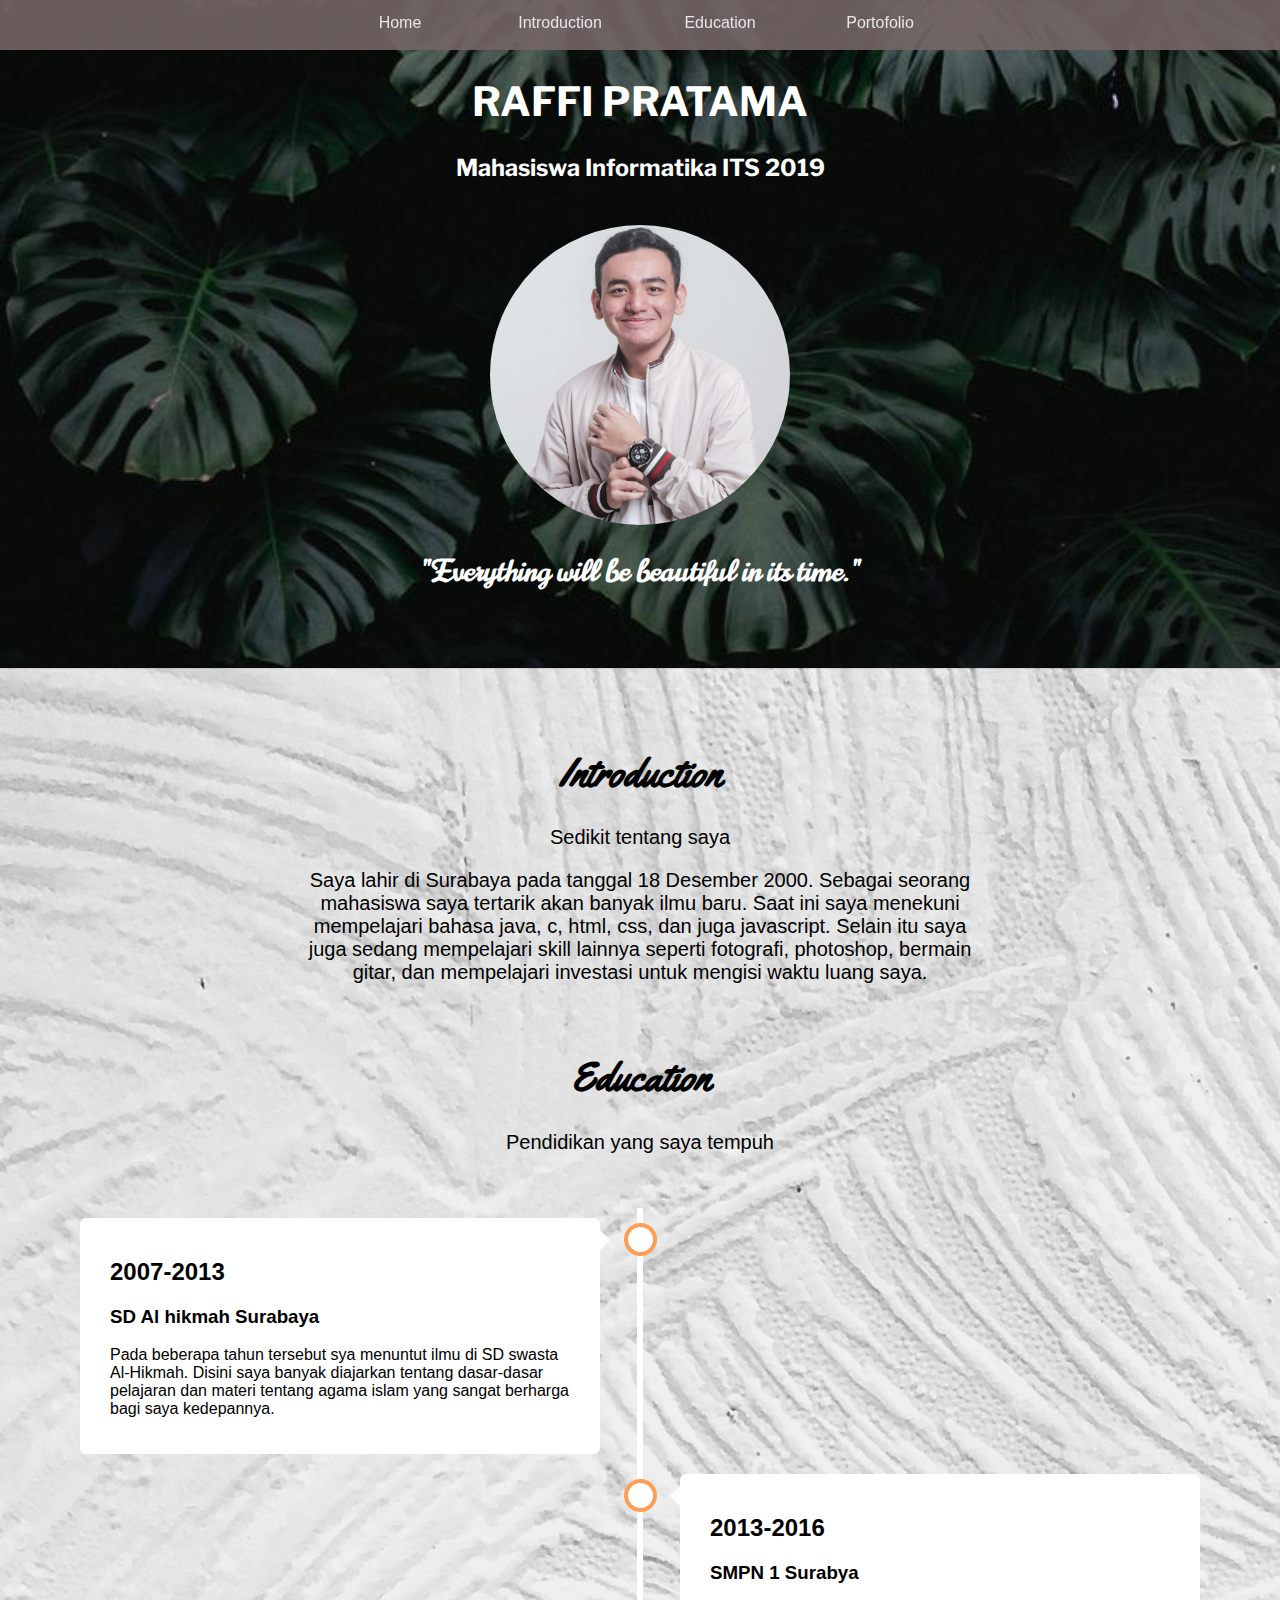
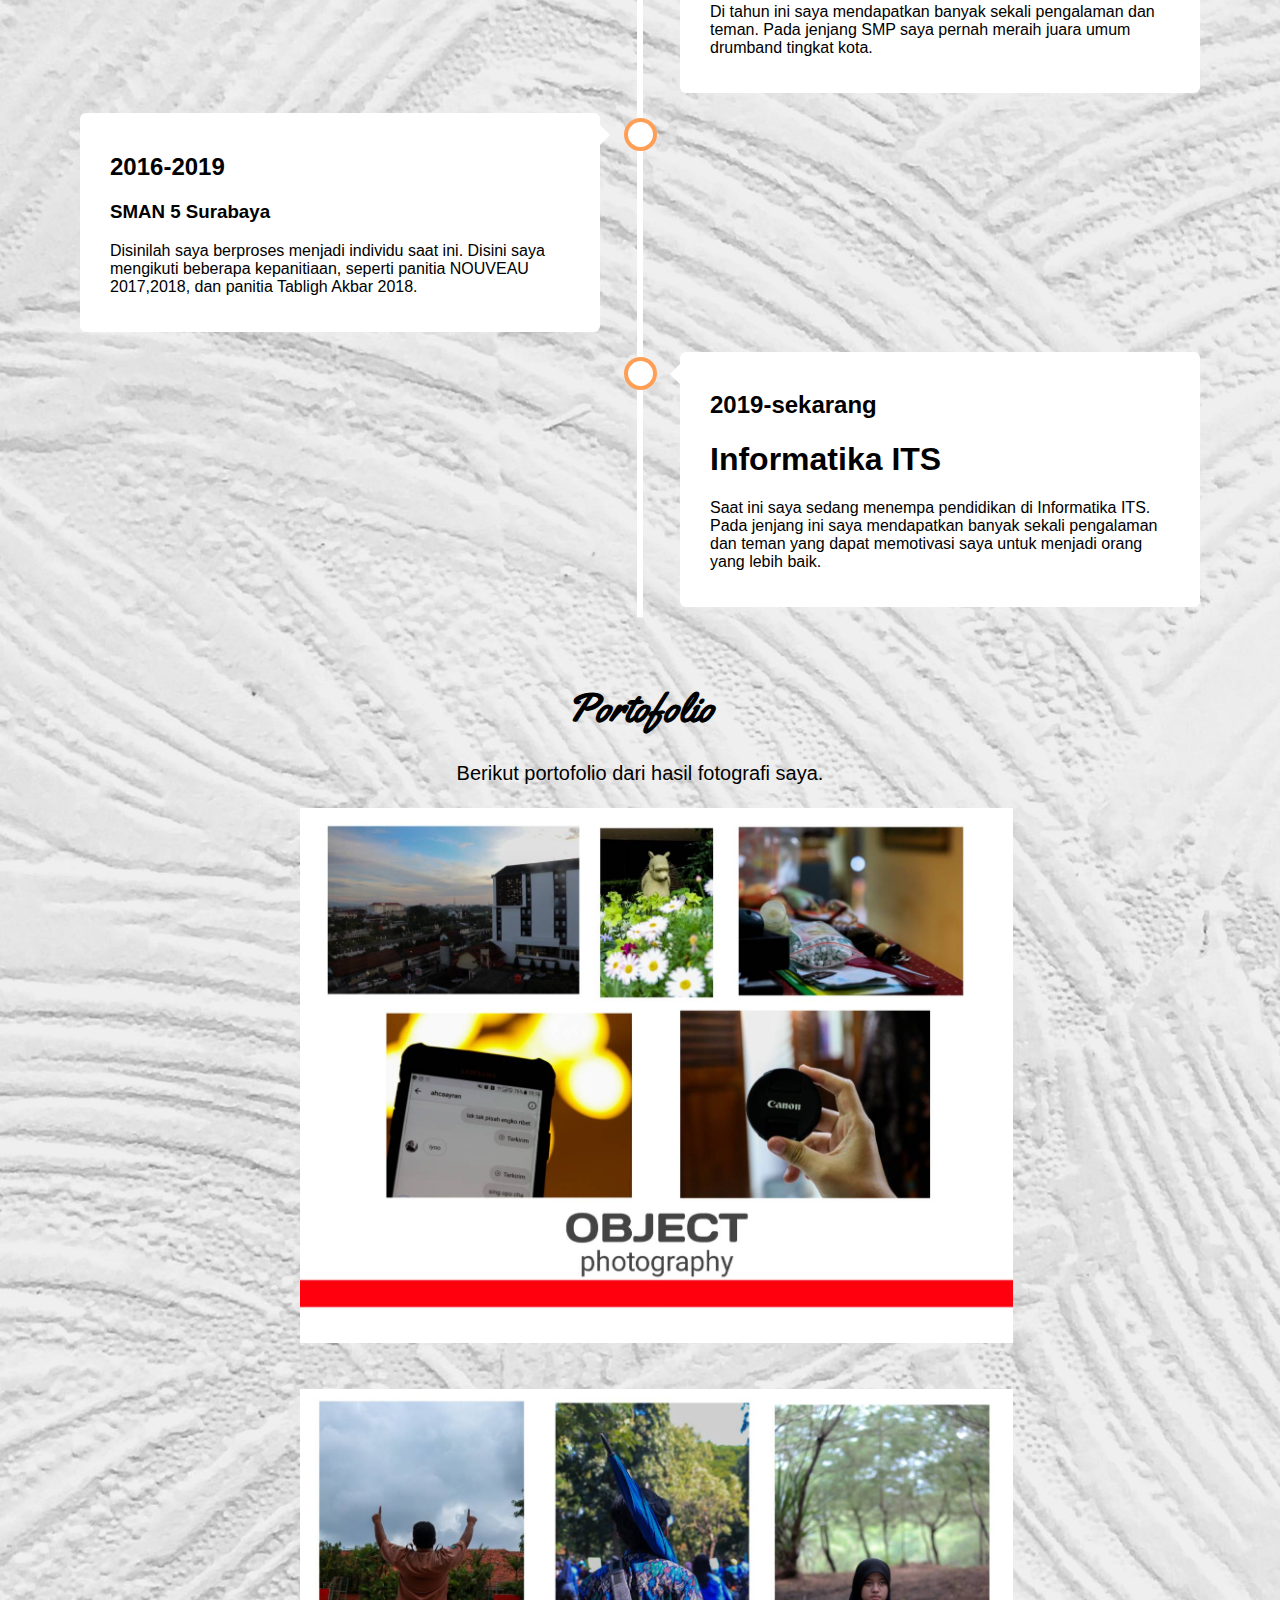
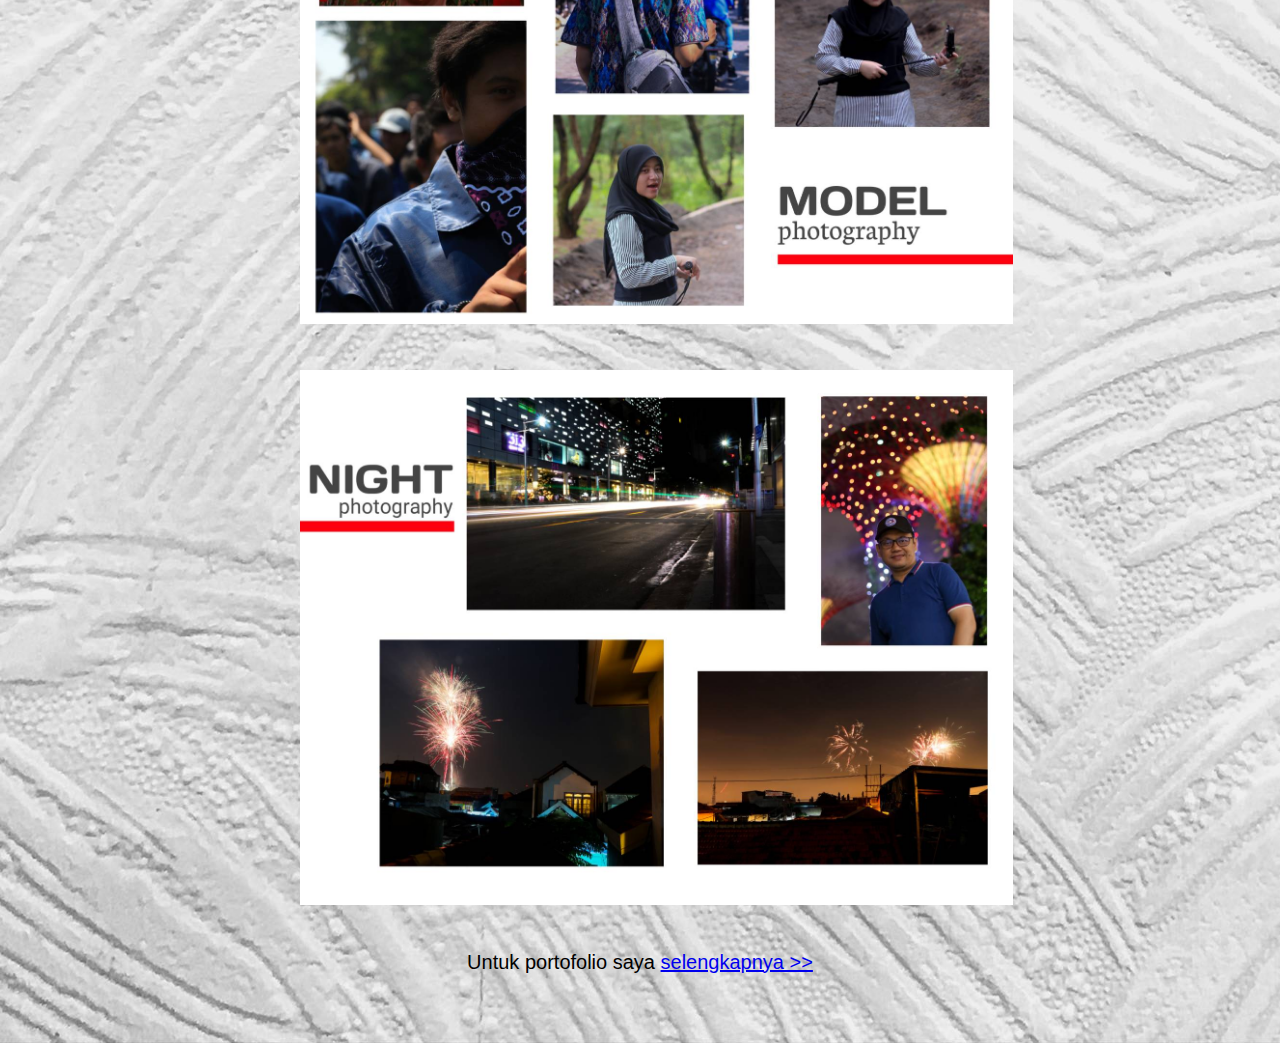
<file: index.html>
<!DOCTYPE html>
<html lang="en">

<head>
  <meta charset="UTF-8">
  <meta name="viewport" content="width=device-width, initial-scale=1.0">
  <title>CV Raffi</title>
  <link rel="stylesheet" href="cv.css">
  <link href='https://fonts.googleapis.com/css?family=Libre Franklin' rel='stylesheet'>
  <link href='https://fonts.googleapis.com/css?family=Norican' rel='stylesheet'>
  <link href='https://fonts.googleapis.com/css?family=Yellowtail' rel='stylesheet'>
</head>

<body>

  
  <div class="header">
    <div class="header-middle">
      <div id="nav">
      <a href="#aa"> Home </a>
      <a href="#bb"> Introduction </a>
      <a href="#cc"> Education </a>
      <a href="#dd"> Portofolio </a>
      </div>
    </div>
  </div>


  <div id="aa"></div>
  <div class="profile">
    <div class="kontener">
      <div class="profilenama">
        <span>
          <div class="judulnama">
            <h1>RAFFI PRATAMA</h1>
          </div>
        </span>
        <h3>Mahasiswa Informatika ITS 2019</h3>
      </div>
      <div class="fotoprofil">
        <img src="fotokotak.jpg" class="center">
      </div>
      <div class="quote">
        <h2>"Everything will be beautiful in its time."</h2>
      </div>
    </div>

  </div>
  <div id="bb"></div>
  <div class="intro">
    
    <div class="judulintro">
      <div class="contain">
        
          <h1>
          Introduction
        </h1>
      </div>
      
      Sedikit tentang saya
      <br>
      <p> Saya lahir di Surabaya pada tanggal 18 Desember 2000. Sebagai seorang mahasiswa saya tertarik akan banyak ilmu baru. Saat ini saya
      menekuni mempelajari bahasa java, c, html, css, dan juga javascript. Selain itu saya juga sedang mempelajari skill lainnya seperti fotografi,
       photoshop, bermain gitar, dan mempelajari investasi untuk mengisi waktu luang saya.
    </p>
    
      </div>
      <br>
      <div id="cc"></div>
      <div class="judulintro">
        <div class="contain">
          
            <h1>
        Education
      </h1>
          
          
        </div>
        
        Pendidikan yang saya tempuh
      </div>
      <br>
      <br>
      <br>
    <div class="timeline">
      <div class="container left">
        <div class="content">
          <h2>2007-2013</h2>
          <h3>SD Al hikmah Surabaya</h3>
          <p>Pada beberapa tahun tersebut sya menuntut ilmu di SD swasta Al-Hikmah. Disini saya banyak diajarkan tentang dasar-dasar pelajaran dan materi tentang agama islam yang sangat berharga bagi saya kedepannya.</p>
        </div>
      </div>
      <div class="container right">
        <div class="content">
          <h2>2013-2016</h2>
          <h3>SMPN 1 Surabya</h3>
          <p>Di tahun ini saya mendapatkan banyak sekali pengalaman dan teman. Pada jenjang SMP saya pernah meraih juara umum drumband tingkat kota.</p>
        </div>
      </div>
      <div class="container left">
        <div class="content">
          <h2>2016-2019</h2>
          <h3>SMAN 5 Surabaya</h3>
          <p>Disinilah saya berproses menjadi individu saat ini. Disini saya mengikuti beberapa kepanitiaan, seperti panitia NOUVEAU 2017,2018, dan panitia Tabligh Akbar 2018.</p>
        </div>
      </div>
      <div class="container right">
        <div class="content">
          <h2>2019-sekarang</h2>
          <h1>Informatika ITS</h1>
          <p>Saat ini saya sedang menempa pendidikan di Informatika ITS. Pada jenjang ini saya mendapatkan banyak sekali pengalaman dan teman yang dapat memotivasi saya untuk menjadi orang yang lebih baik.</p>
        </div>
      </div>
    </div>
    <br>
    <br>
    <div id="dd"></div>
  <div class="judulintro">
    <div class="contain">
      
        <h1>
    Portofolio
  </h1>
      
       
    </div>
 
    Berikut portofolio dari hasil fotografi saya.
    <br>
    <br>
  <img src="porto1.jpg" class="tengah">
  <br>
  <br>
  <img src="porto2.jpg" class="tengah">
  <br>
  <br>
  <img src="porto3.jpg" class="tengah">
  <br>
  <br>
  <div id="nav2">
     Untuk portofolio saya <a href="http://instagram.com/pratama.gallery?igshid=1wruu5na08of0" target="_blank">selengkapnya >></a>
  </div>
  <br>
  <br>
  <br>
  </div>
  </div>






</body>

</html>
</file>
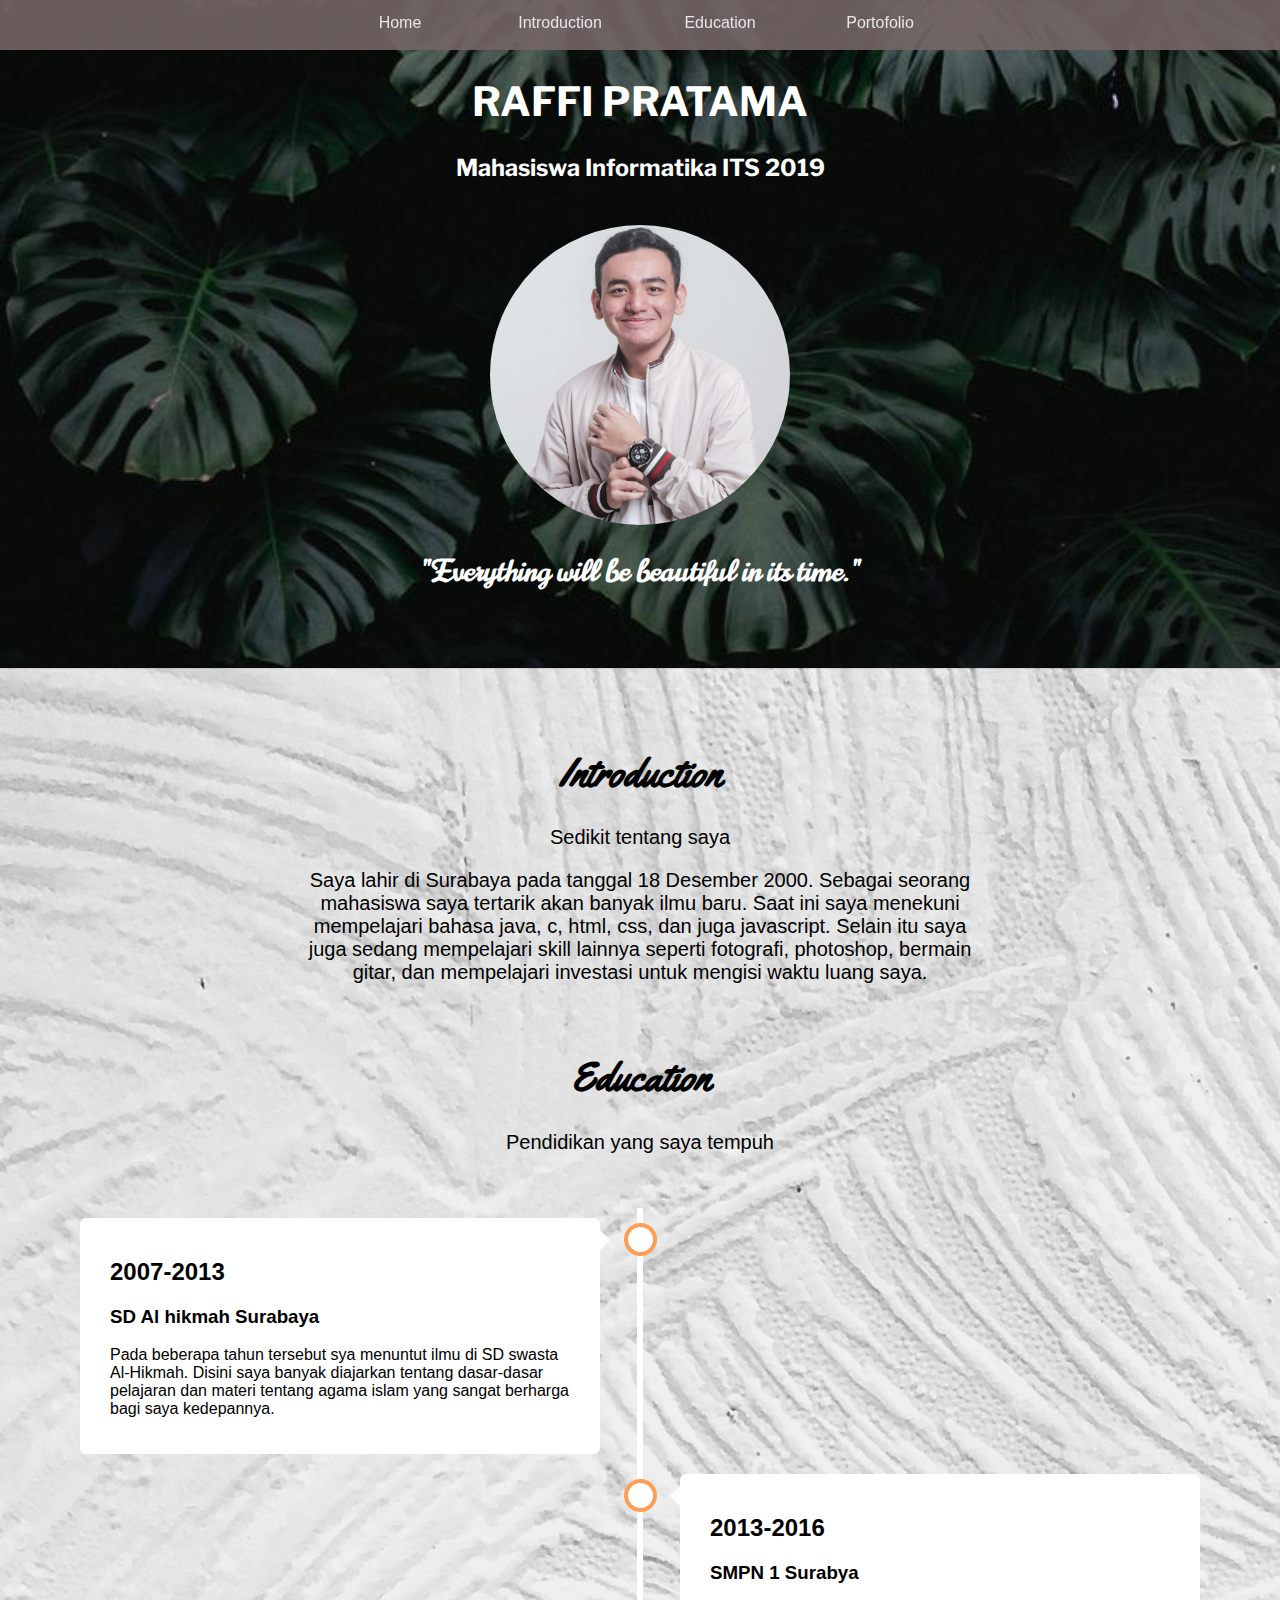
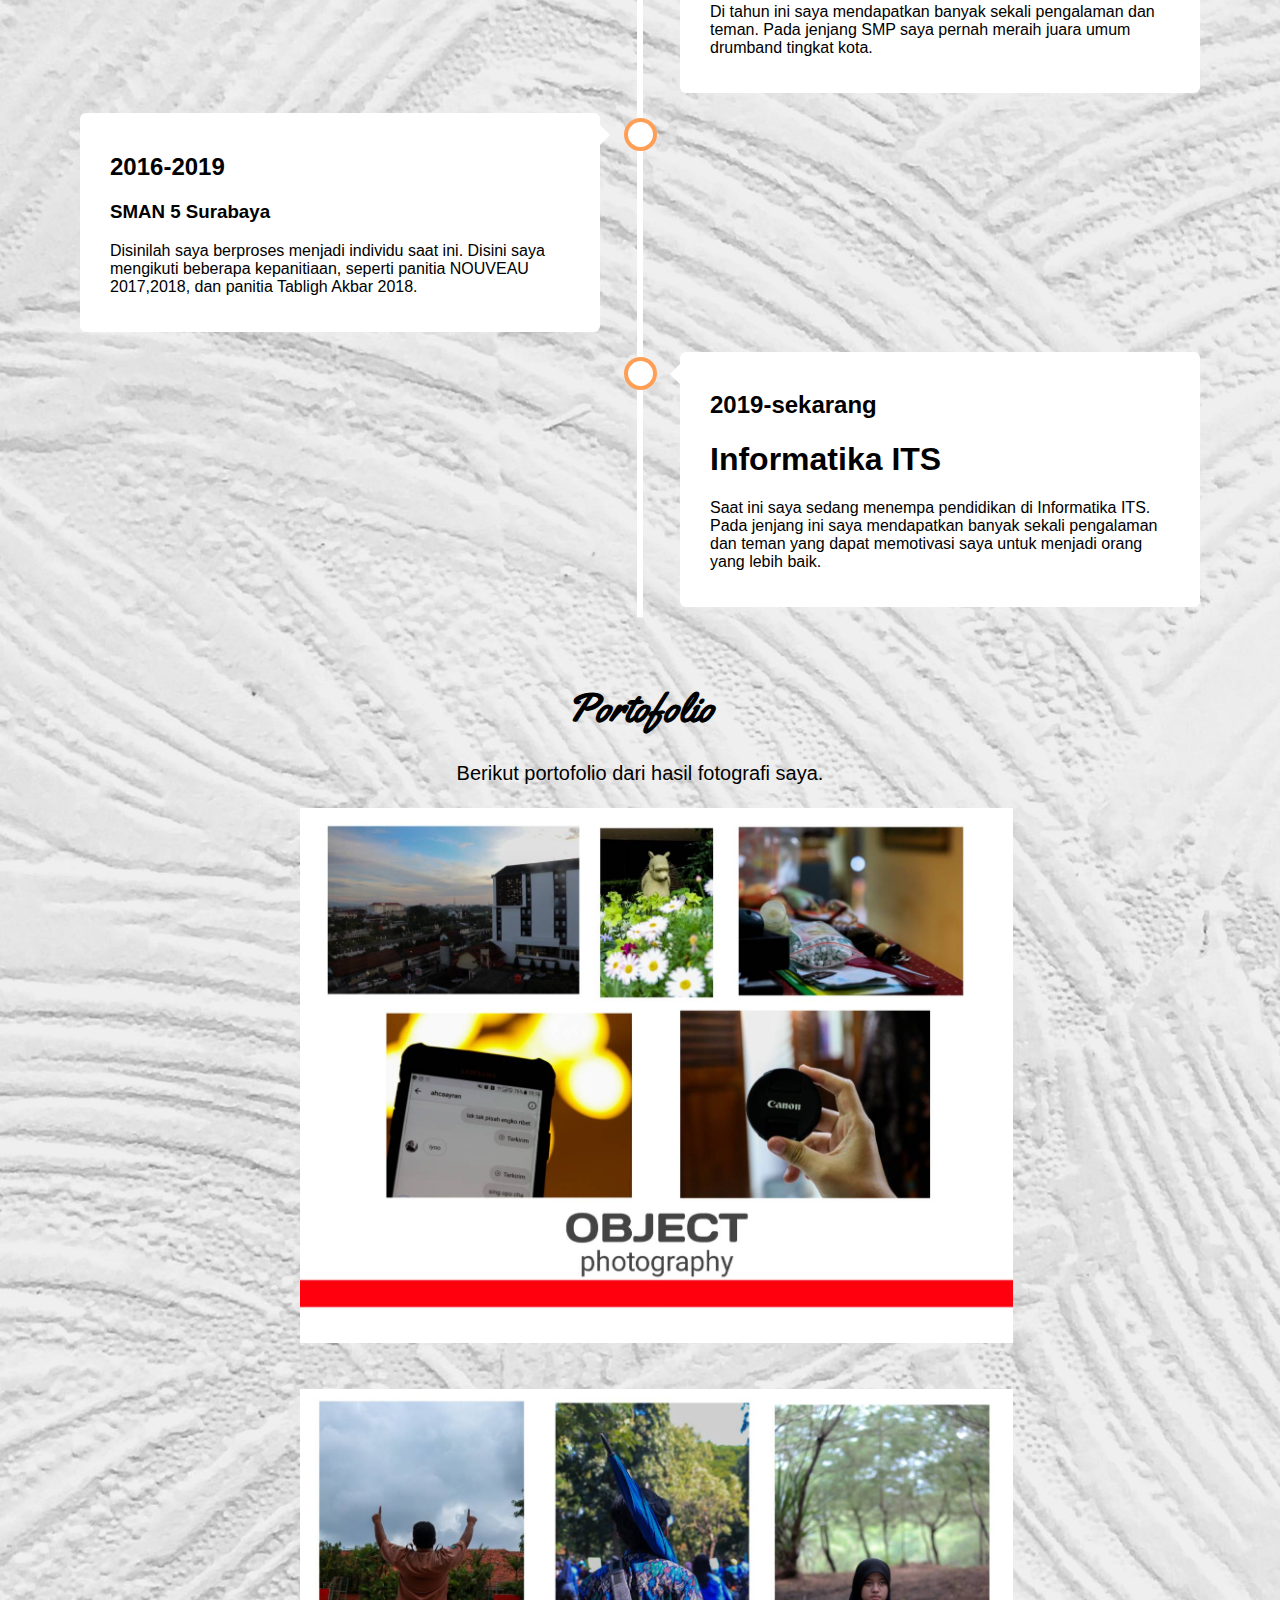
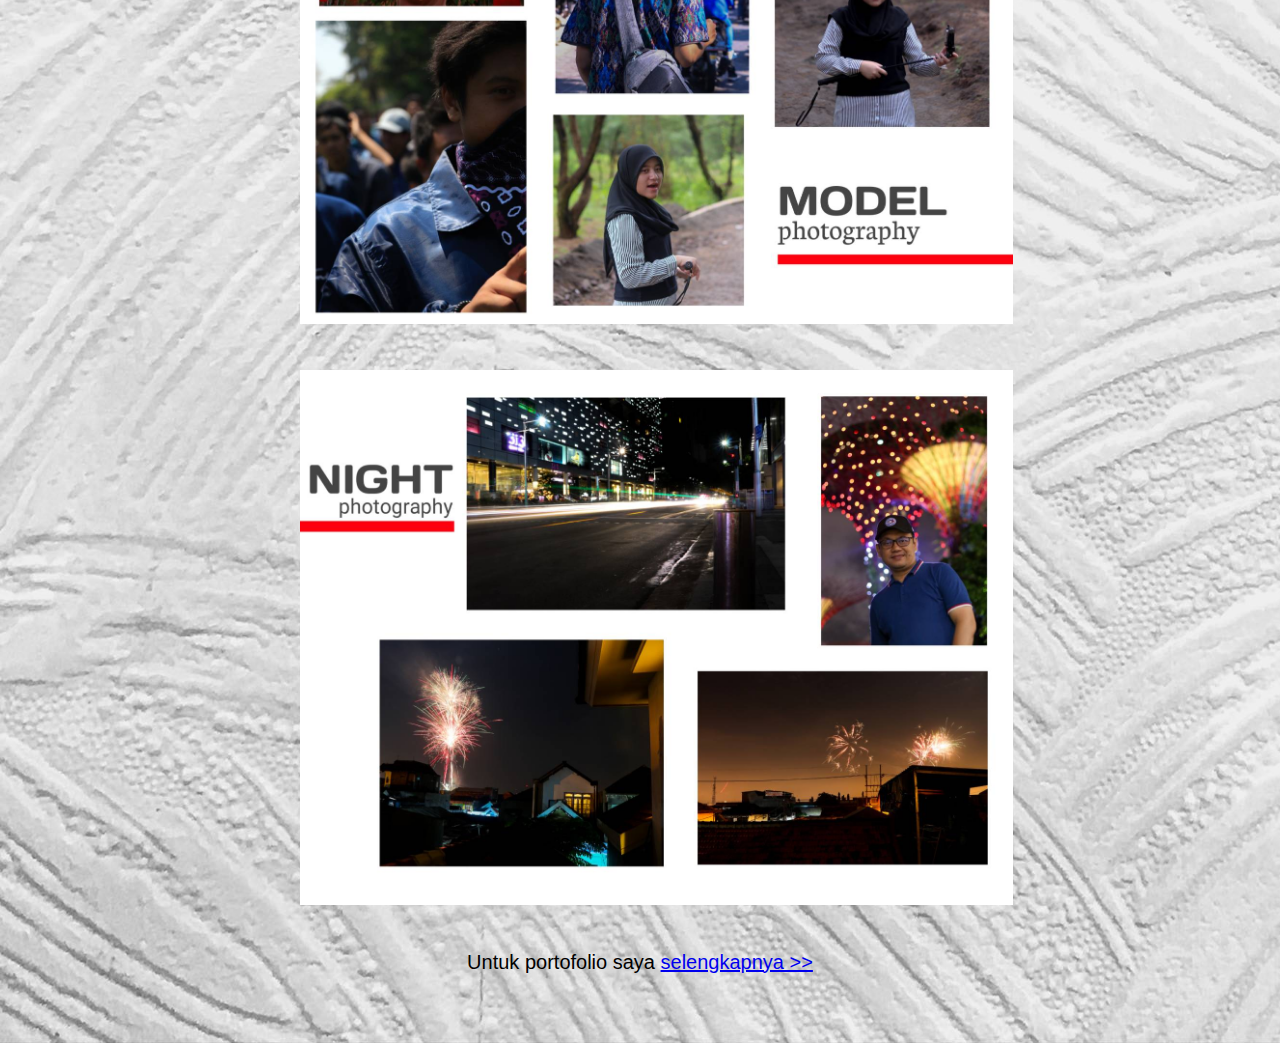
<file: cvraffi.html>
<!DOCTYPE html>
<html lang="en">

<head>
  <meta charset="UTF-8">
  <meta name="viewport" content="width=device-width, initial-scale=1.0">
  <title>CV Raffi</title>
  <link rel="stylesheet" href="cv.css">
  <link href='https://fonts.googleapis.com/css?family=Libre Franklin' rel='stylesheet'>
  <link href='https://fonts.googleapis.com/css?family=Norican' rel='stylesheet'>
  <link href='https://fonts.googleapis.com/css?family=Yellowtail' rel='stylesheet'>
</head>

<body>

  
  <div class="header">
    <div class="header-middle">
      <div id="nav">
      <a href="#aa"> Home </a>
      <a href="#bb"> Introduction </a>
      <a href="#cc"> Education </a>
      <a href="#dd"> Portofolio </a>
      </div>
    </div>
  </div>


  <div id="aa"></div>
  <div class="profile">
    <div class="kontener">
      <div class="profilenama">
        <span>
          <div class="judulnama">
            <h1>RAFFI PRATAMA</h1>
          </div>
        </span>
        <h3>Mahasiswa Informatika ITS 2019</h3>
      </div>
      <div class="fotoprofil">
        <img src="fotokotak.jpg" class="center">
      </div>
      <div class="quote">
        <h2>"Everything will be beautiful in its time."</h2>
      </div>
    </div>

  </div>
  <div id="bb"></div>
  <div class="intro">
    
    <div class="judulintro">
      <div class="contain">
        
          <h1>
          Introduction
        </h1>
      </div>
      
      Sedikit tentang saya
      <br>
      <p> Saya lahir di Surabaya pada tanggal 18 Desember 2000. Sebagai seorang mahasiswa saya tertarik akan banyak ilmu baru. Saat ini saya
      menekuni mempelajari bahasa java, c, html, css, dan juga javascript. Selain itu saya juga sedang mempelajari skill lainnya seperti fotografi,
       photoshop, bermain gitar, dan mempelajari investasi untuk mengisi waktu luang saya.
    </p>
    
      </div>
      <br>
      <div id="cc"></div>
      <div class="judulintro">
        <div class="contain">
          
            <h1>
        Education
      </h1>
          
          
        </div>
        
        Pendidikan yang saya tempuh
      </div>
      <br>
      <br>
      <br>
    <div class="timeline">
      <div class="container left">
        <div class="content">
          <h2>2007-2013</h2>
          <h3>SD Al hikmah Surabaya</h3>
          <p>Pada beberapa tahun tersebut sya menuntut ilmu di SD swasta Al-Hikmah. Disini saya banyak diajarkan tentang dasar-dasar pelajaran dan materi tentang agama islam yang sangat berharga bagi saya kedepannya.</p>
        </div>
      </div>
      <div class="container right">
        <div class="content">
          <h2>2013-2016</h2>
          <h3>SMPN 1 Surabya</h3>
          <p>Di tahun ini saya mendapatkan banyak sekali pengalaman dan teman. Pada jenjang SMP saya pernah meraih juara umum drumband tingkat kota.</p>
        </div>
      </div>
      <div class="container left">
        <div class="content">
          <h2>2016-2019</h2>
          <h3>SMAN 5 Surabaya</h3>
          <p>Disinilah saya berproses menjadi individu saat ini. Disini saya mengikuti beberapa kepanitiaan, seperti panitia NOUVEAU 2017,2018, dan panitia Tabligh Akbar 2018.</p>
        </div>
      </div>
      <div class="container right">
        <div class="content">
          <h2>2019-sekarang</h2>
          <h1>Informatika ITS</h1>
          <p>Saat ini saya sedang menempa pendidikan di Informatika ITS. Pada jenjang ini saya mendapatkan banyak sekali pengalaman dan teman yang dapat memotivasi saya untuk menjadi orang yang lebih baik.</p>
        </div>
      </div>
    </div>
    <br>
    <br>
    <div id="dd"></div>
  <div class="judulintro">
    <div class="contain">
      
        <h1>
    Portofolio
  </h1>
      
       
    </div>
 
    Berikut portofolio dari hasil fotografi saya.
    <br>
    <br>
  <img src="porto1.jpg" class="tengah">
  <br>
  <br>
  <img src="porto2.jpg" class="tengah">
  <br>
  <br>
  <img src="porto3.jpg" class="tengah">
  <br>
  <br>
  <div id="nav2">
     Untuk portofolio saya <a href="http://instagram.com/pratama.gallery?igshid=1wruu5na08of0" target="_blank">selengkapnya >></a>
  </div>
  <br>
  <br>
  <br>
  </div>
  </div>






</body>

</html>
</file>
<file: cv.css>
.header{
  width: 100%;
  height: 50px;
  background-color: rgba(116, 101, 101, 0.9);
  position: fixed;
  top: 0;
  z-index: 10;
}
#nav2 a:hover{
  color: #641111;
}
#nav{
  top: 0;
  height: 100%;
  margin-left: 25%;
  margin-right: 25%;
  display: block;
	z-index: 2;
	transition: top 0.5s;
}
#nav a:hover{
	color:#d3c6c6;
  background-color: grey;
}
#nav a{
  width: 25%;
  height: 100%;
	color:#e6e6e6;
  float: left;
  text-decoration: none;
	padding:14px 0px;
	text-align: center;
	font-size: 16px;
}
body{
  margin: 0px;
  width: 100%;

}
.header-middle {
  text-align: center;
  height:100%;
  color: #ffffff;
  font-size: 20px;
}
.center{
    display: block;
    margin-left: auto;
    margin-right: auto;
    width: 300px;
    height: 300px;
    border-radius: 50%;
}
.tengah{
    display: block;
    margin-left: auto;
    margin-right: auto;
    width: 713px;
}
.profilenama{
    padding-top: 50px;
    padding-bottom: 20px;
    font-size: 20px;
    text-align: center;
    font-family: libre franklin;
    color: white;
}
.contain{
  font-family: yellowtail;
}
.quote{
    font-family: norican;
    font-size: 20px;
    padding-bottom: 50px;
    text-align: center;
    color: white;
}
.profile{
    background-image: url(473069.jpg);
    background-size: cover;
    background-repeat: no-repeat;
}.info{
    text-align: center;
    color: white;
}
.intro{
    padding-top:50px;
    background-image: url(bglagi.jpg);
    background-repeat: no-repeat;
    background-size: cover;
}
.judulintro{
    padding-left: 300px;
    padding-right: 300px;
    font-size: 20px;
    text-align: center;
    color: black;
}




* {
    box-sizing: border-box;
  }
  
  body {
    background-color: #474e5d;
    font-family: Helvetica, sans-serif;
  }
  
  /* The actual timeline (the vertical ruler) */
  .timeline {
    position: relative;
    max-width: 1200px;
    margin: 0 auto;
  }
  
  /* The actual timeline (the vertical ruler) */
  .timeline::after {
    content: '';
    position: absolute;
    width: 6px;
    background-color: white;
    top: 0;
    bottom: 0;
    left: 50%;
    margin-left: -3px;
  }
  
  /* Container around content */
  .container {
    padding: 10px 40px;
    position: relative;
    background-color: inherit;
    width: 50%;
  }
  
  /* The circles on the timeline */
  .container::after {
    content: '';
    position: absolute;
    width: 25px;
    height: 25px;
    right: -17px;
    background-color: white;
    border: 4px solid #FF9F55;
    top: 15px;
    border-radius: 50%;
    z-index: 1;
  }
  
  /* Place the container to the left */
  .left {
    left: 0;
  }
  
  /* Place the container to the right */
  .right {
    left: 50%;
  }
  
  /* Add arrows to the left container (pointing right) */
  .left::before {
    content: " ";
    height: 0;
    position: absolute;
    top: 22px;
    width: 0;
    z-index: 1;
    right: 30px;
    border: medium solid white;
    border-width: 10px 0 10px 10px;
    border-color: transparent transparent transparent white;
  }
  
  /* Add arrows to the right container (pointing left) */
  .right::before {
    content: " ";
    height: 0;
    position: absolute;
    top: 22px;
    width: 0;
    z-index: 1;
    left: 30px;
    border: medium solid white;
    border-width: 10px 10px 10px 0;
    border-color: transparent white transparent transparent;
  }
  
  /* Fix the circle for containers on the right side */
  .right::after {
    left: -16px;
  }
  
  /* The actual content */
  .content {
    padding: 20px 30px;
    background-color: white;
    position: relative;
    border-radius: 6px;
  }
  
  /* Media queries - Responsive timeline on screens less than 600px wide */
  @media screen and (max-width: 600px) {
    /* Place the timelime to the left */
    .timeline::after {
    left: 31px;
    }
    
    /* Full-width containers */
    .container {
    width: 100%;
    padding-left: 70px;
    padding-right: 25px;
    }
    
    /* Make sure that all arrows are pointing leftwards */
    .container::before {
    left: 60px;
    border: medium solid white;
    border-width: 10px 10px 10px 0;
    border-color: transparent white transparent transparent;
    }
  
    /* Make sure all circles are at the same spot */
    .left::after, .right::after {
    left: 15px;
    }
    
    /* Make all right containers behave like the left ones */
    .right {
    left: 0%;
    }
</file>
